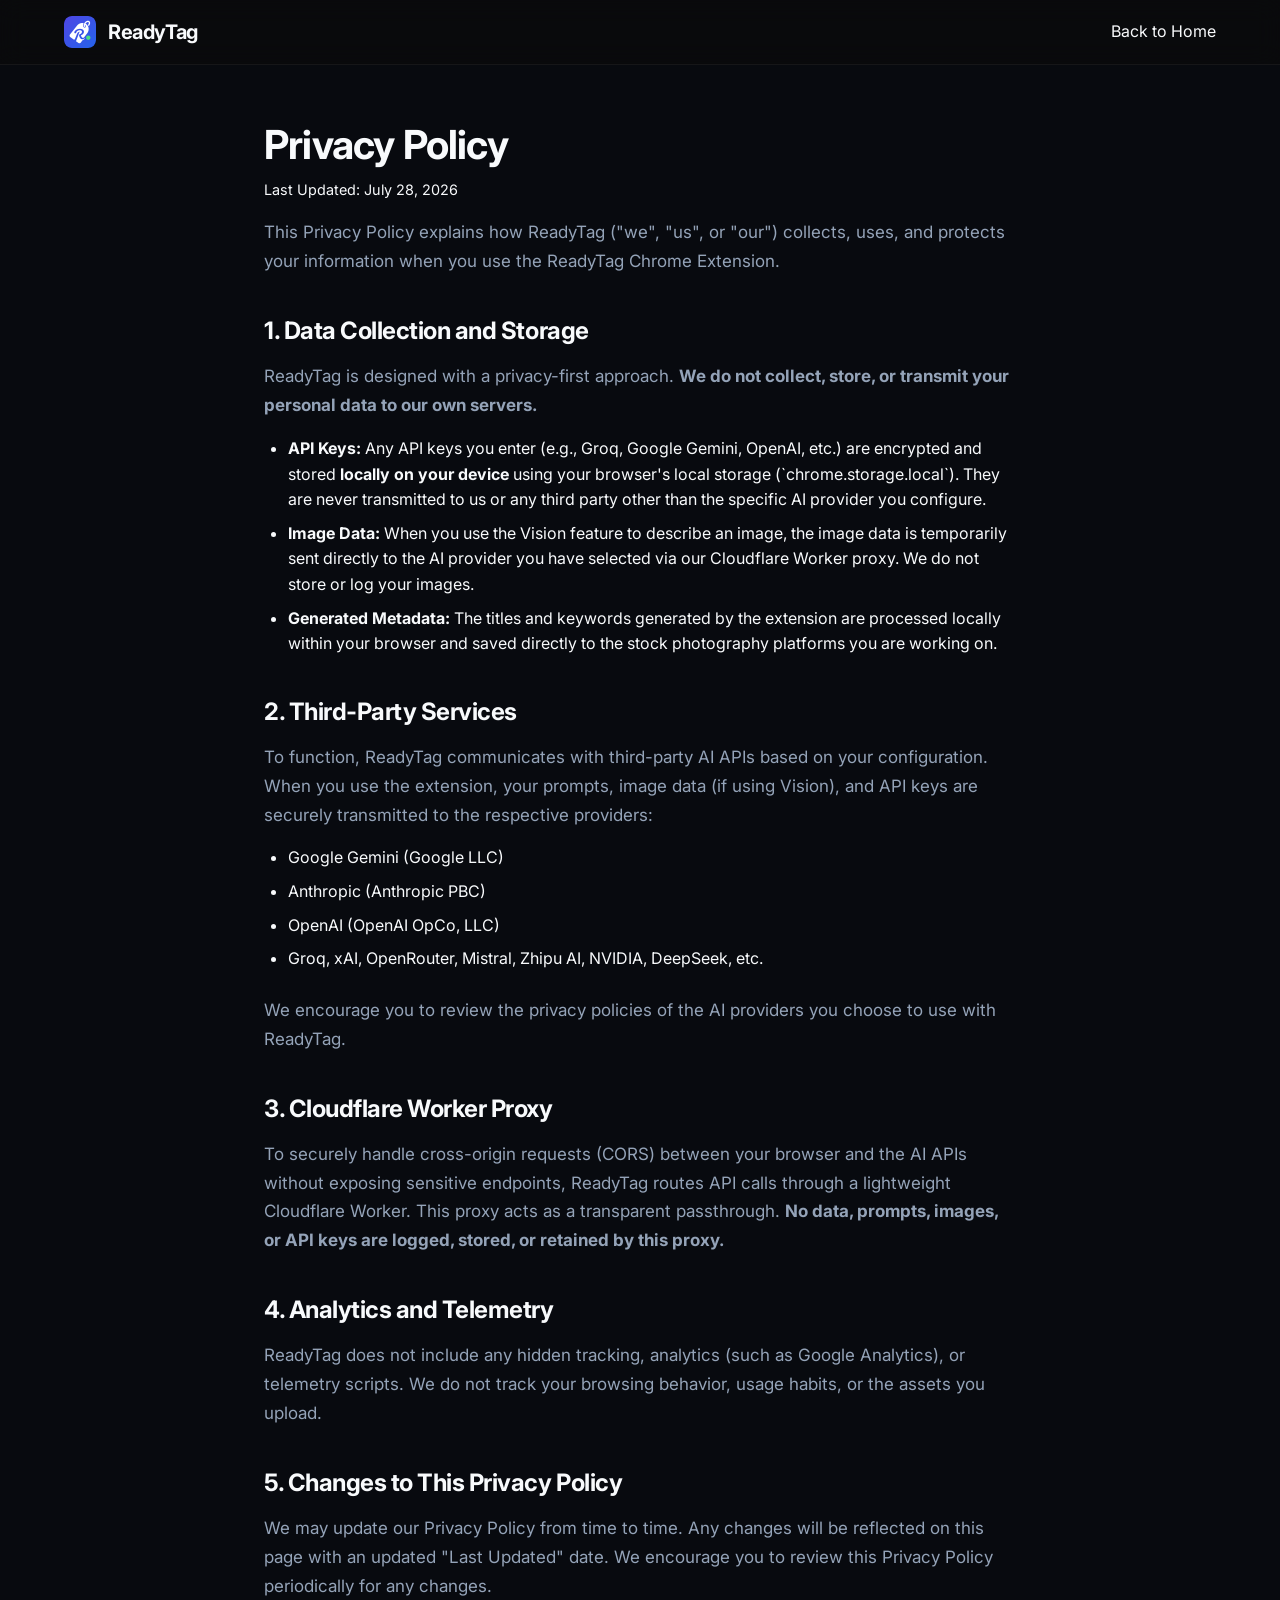
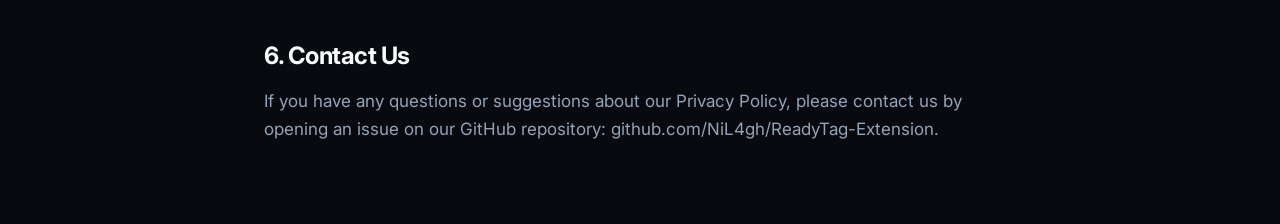
<file: privacy.html>
<!DOCTYPE html>
<html lang="en">
<head>
  <meta charset="UTF-8">
  <meta name="viewport" content="width=device-width, initial-scale=1.0">
  <title>Privacy Policy | ReadyTag</title>
  <meta name="description" content="Privacy Policy for ReadyTag Extension">
  <link rel="canonical" href="https://nil4gh.github.io/readytag/privacy.html">
  <link rel="icon" type="image/png" href="assets/icon128.png">
  <link rel="preconnect" href="https://fonts.googleapis.com">
  <link rel="preconnect" href="https://fonts.gstatic.com" crossorigin>
  <link href="https://fonts.googleapis.com/css2?family=Inter:wght@400;500;600;700;800&family=JetBrains+Mono:wght@400;500;600;700&display=swap" rel="stylesheet">
  <link rel="stylesheet" href="css/main.css">
  <link rel="stylesheet" href="css/components.css">
  <style>
    .privacy-container {
      max-width: 800px;
      margin: 120px auto 80px;
      padding: 0 24px;
      color: var(--text-secondary);
      line-height: 1.6;
    }
    .privacy-container h1 {
      color: var(--text-primary);
      font-size: 2.5rem;
      margin-bottom: 8px;
    }
    .privacy-container h2 {
      color: var(--text-primary);
      font-size: 1.5rem;
      margin-top: 40px;
      margin-bottom: 16px;
    }
    .privacy-container p {
      margin-bottom: 16px;
    }
    .privacy-container ul {
      margin-bottom: 24px;
      padding-left: 24px;
    }
    .privacy-container li {
      margin-bottom: 8px;
    }
    .last-updated {
      font-size: 0.9rem;
      color: var(--text-tertiary);
      margin-bottom: 48px;
    }
    nav {
      position: fixed;
      top: 0;
      width: 100%;
      background: rgba(10, 10, 12, 0.8);
      backdrop-filter: blur(12px);
      -webkit-backdrop-filter: blur(12px);
      border-bottom: 1px solid rgba(255, 255, 255, 0.05);
      z-index: 100;
      padding: 16px 0;
    }
    .nav-container {
      max-width: 1200px;
      margin: 0 auto;
      padding: 0 24px;
      display: flex;
      justify-content: space-between;
      align-items: center;
    }
    .logo-area {
      display: flex;
      align-items: center;
      gap: 12px;
      text-decoration: none;
    }
    .logo-area img {
      width: 32px;
      height: 32px;
      border-radius: 8px;
    }
    .logo-text {
      color: var(--text-primary);
      font-weight: 700;
      font-size: 1.25rem;
      letter-spacing: -0.02em;
    }
  </style>
</head>
<body class="theme-dark">
  <nav>
    <div class="nav-container">
      <a href="./" class="logo-area">
        <img src="assets/icon128.png" alt="ReadyTag Logo">
        <span class="logo-text">ReadyTag</span>
      </a>
      <a href="./" class="btn btn-secondary">Back to Home</a>
    </div>
  </nav>

  <main class="privacy-container">
    <h1>Privacy Policy</h1>
    <p class="last-updated">Last Updated: July 28, 2026</p>

    <p>This Privacy Policy explains how ReadyTag ("we", "us", or "our") collects, uses, and protects your information when you use the ReadyTag Chrome Extension.</p>

    <h2>1. Data Collection and Storage</h2>
    <p>ReadyTag is designed with a privacy-first approach. <strong>We do not collect, store, or transmit your personal data to our own servers.</strong></p>
    <ul>
      <li><strong>API Keys:</strong> Any API keys you enter (e.g., Groq, Google Gemini, OpenAI, etc.) are encrypted and stored <strong>locally on your device</strong> using your browser's local storage (`chrome.storage.local`). They are never transmitted to us or any third party other than the specific AI provider you configure.</li>
      <li><strong>Image Data:</strong> When you use the Vision feature to describe an image, the image data is temporarily sent directly to the AI provider you have selected via our Cloudflare Worker proxy. We do not store or log your images.</li>
      <li><strong>Generated Metadata:</strong> The titles and keywords generated by the extension are processed locally within your browser and saved directly to the stock photography platforms you are working on.</li>
    </ul>

    <h2>2. Third-Party Services</h2>
    <p>To function, ReadyTag communicates with third-party AI APIs based on your configuration. When you use the extension, your prompts, image data (if using Vision), and API keys are securely transmitted to the respective providers:</p>
    <ul>
      <li>Google Gemini (Google LLC)</li>
      <li>Anthropic (Anthropic PBC)</li>
      <li>OpenAI (OpenAI OpCo, LLC)</li>
      <li>Groq, xAI, OpenRouter, Mistral, Zhipu AI, NVIDIA, DeepSeek, etc.</li>
    </ul>
    <p>We encourage you to review the privacy policies of the AI providers you choose to use with ReadyTag.</p>

    <h2>3. Cloudflare Worker Proxy</h2>
    <p>To securely handle cross-origin requests (CORS) between your browser and the AI APIs without exposing sensitive endpoints, ReadyTag routes API calls through a lightweight Cloudflare Worker. This proxy acts as a transparent passthrough. <strong>No data, prompts, images, or API keys are logged, stored, or retained by this proxy.</strong></p>

    <h2>4. Analytics and Telemetry</h2>
    <p>ReadyTag does not include any hidden tracking, analytics (such as Google Analytics), or telemetry scripts. We do not track your browsing behavior, usage habits, or the assets you upload.</p>

    <h2>5. Changes to This Privacy Policy</h2>
    <p>We may update our Privacy Policy from time to time. Any changes will be reflected on this page with an updated "Last Updated" date. We encourage you to review this Privacy Policy periodically for any changes.</p>

    <h2>6. Contact Us</h2>
    <p>If you have any questions or suggestions about our Privacy Policy, please contact us by opening an issue on our GitHub repository: <a href="https://github.com/NiL4gh/ReadyTag-Extension" style="color: var(--accent-primary);">github.com/NiL4gh/ReadyTag-Extension</a>.</p>
  </main>
</body>
</html>
</file>
<file: css/main.css>
/* ReadyTag Site - Main CSS Design Tokens & Base Resets */

:root {
  /* Color Palette - Dark Glass Design Tokens */
  --bg-dark: #090b10;
  --bg-surface-1: #121620;
  --bg-surface-2: #1a202c;
  --bg-glass: rgba(18, 22, 32, 0.75);
  --border-color: rgba(255, 255, 255, 0.08);
  --border-highlight: rgba(99, 102, 241, 0.3);
  
  /* Accent Colors */
  --accent-indigo: #6366f1;
  --accent-cyan: #06b6d4;
  --accent-violet: #8b5cf6;
  --accent-emerald: #10b981;
  
  /* Text Colors */
  --text-main: #f8fafc;
  --text-muted: #94a3b8;
  --text-dim: #64748b;
  
  /* Typography */
  --font-sans: 'Inter', system-ui, -apple-system, BlinkMacSystemFont, 'Segoe UI', Roboto, Oxygen, Ubuntu, Cantarell, sans-serif;
  --font-mono: 'JetBrains Mono', 'Fira Code', Consolas, Monaco, monospace;
  
  /* Shadows & Glows */
  --shadow-sm: 0 2px 8px rgba(0, 0, 0, 0.3);
  --shadow-md: 0 8px 24px rgba(0, 0, 0, 0.4);
  --shadow-lg: 0 16px 48px rgba(0, 0, 0, 0.5);
  --glow-indigo: 0 0 25px rgba(99, 102, 241, 0.25);
  --glow-cyan: 0 0 25px rgba(6, 182, 212, 0.25);
  
  /* Layout & Transitions */
  --radius-sm: 8px;
  --radius-md: 12px;
  --radius-lg: 20px;
  --radius-full: 9999px;
  --transition-fast: 0.15s ease;
  --transition-normal: 0.3s ease;
  --transition-bounce: 0.4s cubic-bezier(0.175, 0.885, 0.32, 1.275);
}

/* Modern CSS Reset */
*, *::before, *::after {
  box-sizing: border-box;
  margin: 0;
  padding: 0;
}

html {
  scroll-behavior: smooth;
  font-size: 16px;
  -webkit-text-size-adjust: 100%;
}

body {
  background-color: #080a0f;
  color: var(--text-main);
  font-family: var(--font-sans);
  line-height: 1.6;
  overflow-x: hidden;
  min-height: 100vh;
  position: relative;
  -webkit-font-smoothing: antialiased;
  -moz-osx-font-smoothing: grayscale;
}

/* Custom Premium Scrollbar */
::-webkit-scrollbar {
  width: 10px;
  height: 10px;
}
::-webkit-scrollbar-track {
  background: var(--bg-dark);
}
::-webkit-scrollbar-thumb {
  background: rgba(255, 255, 255, 0.1);
  border-radius: 10px;
  border: 2px solid var(--bg-dark);
}
::-webkit-scrollbar-thumb:hover {
  background: rgba(99, 102, 241, 0.5);
}

/* Vibrant Glowing Background Gradient Mesh */
.bg-mesh-canvas {
  position: fixed;
  inset: 0;
  z-index: -1;
  pointer-events: none;
  overflow: hidden;
  background-color: #080a0f;
}

.mesh-orb {
  position: absolute;
  border-radius: 50%;
  filter: blur(110px);
  opacity: 0.55;
  animation: floatOrb 20s ease-in-out infinite alternate;
}

.mesh-orb-1 {
  top: -15%; left: -10%;
  width: 55vw; height: 55vw;
  background: radial-gradient(circle, rgba(99, 102, 241, 0.6) 0%, rgba(99, 102, 241, 0) 70%);
}

.mesh-orb-2 {
  top: 25%; right: -15%;
  width: 50vw; height: 50vw;
  background: radial-gradient(circle, rgba(6, 182, 212, 0.5) 0%, rgba(6, 182, 212, 0) 70%);
  animation-delay: -7s;
}

.mesh-orb-3 {
  top: 60%; left: -10%;
  width: 45vw; height: 45vw;
  background: radial-gradient(circle, rgba(139, 92, 246, 0.5) 0%, rgba(139, 92, 246, 0) 70%);
  animation-delay: -14s;
}

.mesh-orb-4 {
  bottom: -15%; right: -5%;
  width: 50vw; height: 50vw;
  background: radial-gradient(circle, rgba(16, 185, 129, 0.4) 0%, rgba(16, 185, 129, 0) 70%);
  animation-delay: -3s;
}

@keyframes floatOrb {
  0% { transform: translate(0, 0) scale(1); }
  50% { transform: translate(50px, 70px) scale(1.12); }
  100% { transform: translate(-40px, -50px) scale(0.92); }
}

/* Responsive Container */
.container {
  width: 100%;
  max-width: 1200px;
  margin: 0 auto;
  padding: 0 1.5rem;
}

/* Typography Resets & Helpers */
h1, h2, h3, h4, h5, h6 {
  color: var(--text-main);
  font-weight: 700;
  line-height: 1.25;
  letter-spacing: -0.02em;
}

h1 {
  font-size: clamp(2.5rem, 5vw, 4rem);
}

h2 {
  font-size: clamp(1.875rem, 3.5vw, 2.75rem);
}

h3 {
  font-size: clamp(1.25rem, 2.5vw, 1.75rem);
}

p {
  color: var(--text-muted);
  font-size: 1.0625rem;
  line-height: 1.7;
}

a {
  color: inherit;
  text-decoration: none;
  transition: color var(--transition-fast);
}

button, input, select, textarea {
  font: inherit;
  color: inherit;
  background: none;
  border: none;
  outline: none;
}

button {
  cursor: pointer;
}

img, svg, video {
  display: block;
  max-width: 100%;
  height: auto;
}

/* Gradient Text Utilities */
.gradient-text {
  background: linear-gradient(135deg, var(--text-main) 0%, var(--accent-indigo) 50%, var(--accent-cyan) 100%);
  -webkit-background-clip: text;
  -webkit-text-fill-color: transparent;
  background-clip: text;
}

.gradient-text-alt {
  background: linear-gradient(135deg, var(--accent-cyan) 0%, var(--accent-indigo) 50%, var(--accent-violet) 100%);
  -webkit-background-clip: text;
  -webkit-text-fill-color: transparent;
  background-clip: text;
}

/* Selection */
::selection {
  background-color: var(--accent-indigo);
  color: #ffffff;
}
</file>
<file: css/components.css>
/* ReadyTag Site - Component Styles */

/* ==========================================================================
   1. Navbar & Buttons
   ========================================================================== */
.navbar {
  position: sticky;
  top: 0;
  z-index: 100;
  background: var(--bg-glass);
  backdrop-filter: blur(16px);
  -webkit-backdrop-filter: blur(16px);
  border-bottom: 1px solid var(--border-color);
  padding: 1rem 0;
  transition: all var(--transition-normal);
}

.navbar .container {
  display: flex;
  align-items: center;
  justify-content: space-between;
}

.nav-logo {
  display: flex;
  align-items: center;
  gap: 0.75rem;
  font-weight: 800;
  font-size: 1.35rem;
  color: var(--text-main);
  letter-spacing: -0.03em;
}

.nav-logo svg, .nav-logo img {
  width: 32px;
  height: 32px;
}

.nav-badge {
  display: inline-flex;
  align-items: center;
  padding: 0.2rem 0.6rem;
  background: rgba(99, 102, 241, 0.15);
  border: 1px solid var(--border-highlight);
  border-radius: var(--radius-full);
  font-size: 0.75rem;
  font-weight: 600;
  color: var(--accent-indigo);
  text-transform: uppercase;
  letter-spacing: 0.05em;
}

.nav-links {
  display: flex;
  align-items: center;
  gap: 2rem;
  list-style: none;
}

.nav-links a {
  font-size: 0.95rem;
  font-weight: 500;
  color: var(--text-muted);
}

.nav-links a:hover {
  color: var(--text-main);
}

/* Dropdown Sub-menu */
.dropdown {
  position: relative;
}

.dropdown-toggle {
  display: flex;
  align-items: center;
  gap: 0.25rem;
  cursor: pointer;
}

.dropdown-menu {
  position: absolute;
  top: 100%;
  left: 50%;
  transform: translateX(-50%) translateY(10px) scale(0.95);
  background: var(--bg-surface-1);
  border: 1px solid var(--border-color);
  border-radius: var(--radius-md);
  padding: 0.5rem;
  min-width: 200px;
  box-shadow: var(--shadow-md);
  opacity: 0;
  visibility: hidden;
  pointer-events: none;
  transition: all 0.2s cubic-bezier(0.4, 0, 0.2, 1);
  z-index: 200;
}

.dropdown:hover .dropdown-menu {
  opacity: 1;
  visibility: visible;
  pointer-events: auto;
  transform: translateX(-50%) translateY(0) scale(1);
}

.dropdown-menu li {
  list-style: none;
}

.dropdown-menu a {
  display: block;
  padding: 0.5rem 1rem;
  font-size: 0.9rem;
  color: var(--text-muted);
  border-radius: var(--radius-sm);
  transition: all 0.2s;
}

.dropdown-menu a:hover {
  background: rgba(255, 255, 255, 0.05);
  color: var(--text-main);
}

/* Button Variants */
.btn-primary {
  display: inline-flex;
  align-items: center;
  justify-content: center;
  gap: 0.5rem;
  padding: 0.75rem 1.5rem;
  background: linear-gradient(135deg, var(--accent-indigo), var(--accent-violet));
  color: #ffffff;
  font-weight: 600;
  font-size: 0.95rem;
  border-radius: var(--radius-md);
  border: 1px solid rgba(255, 255, 255, 0.15);
  box-shadow: var(--shadow-sm), var(--glow-indigo);
  transition: all var(--transition-normal);
  cursor: pointer;
  text-decoration: none;
  position: relative;
  overflow: hidden;
}

.btn-primary:hover {
  transform: translateY(-2px);
  box-shadow: var(--shadow-md), 0 0 30px rgba(99, 102, 241, 0.4);
}

.btn-ghost {
  display: inline-flex;
  align-items: center;
  justify-content: center;
  gap: 0.5rem;
  padding: 0.75rem 1.5rem;
  background: rgba(255, 255, 255, 0.05);
  color: var(--text-main);
  font-weight: 600;
  font-size: 0.95rem;
  border-radius: var(--radius-md);
  border: 1px solid var(--border-color);
  transition: all var(--transition-normal);
  cursor: pointer;
  text-decoration: none;
}

.btn-ghost:hover {
  background: rgba(255, 255, 255, 0.1);
  border-color: rgba(255, 255, 255, 0.2);
  transform: translateY(-2px);
}

/* ==========================================================================
   2. Hero Section
   ========================================================================== */
.hero {
  padding: 6rem 0 4rem;
  text-align: center;
  position: relative;
  overflow: hidden;
}

.hero-badge {
  display: inline-flex;
  align-items: center;
  gap: 0.5rem;
  padding: 0.4rem 1rem;
  background: rgba(99, 102, 241, 0.1);
  border: 1px solid var(--border-highlight);
  border-radius: var(--radius-full);
  font-size: 0.875rem;
  font-weight: 500;
  color: var(--accent-cyan);
  margin-bottom: 1.5rem;
}

.hero-title {
  max-width: 900px;
  margin: 0 auto 1.5rem;
  font-weight: 800;
  letter-spacing: -0.03em;
}

.hero-subtitle {
  max-width: 680px;
  margin: 0 auto 2.5rem;
  font-size: 1.2rem;
  color: var(--text-muted);
}

.hero-ctas {
  display: flex;
  align-items: center;
  justify-content: center;
  gap: 1rem;
  margin-bottom: 3.5rem;
  flex-wrap: wrap;
}

.canvas-wrapper {
  position: relative;
  max-width: 1050px;
  margin: 0 auto;
  border-radius: var(--radius-lg);
  box-shadow: var(--shadow-lg), 0 0 50px rgba(99, 102, 241, 0.15);
}

/* ==========================================================================
   3. Authentic Extension Mockup Frame
   ========================================================================== */
.extension-frame {
  background: var(--bg-surface-1);
  border: 1px solid var(--border-color);
  border-radius: var(--radius-lg);
  overflow: hidden;
  box-shadow: var(--shadow-md);
  text-align: left;
}

.window-header {
  display: flex;
  align-items: center;
  gap: 0.5rem;
  padding: 0.75rem 1.25rem;
  background: var(--bg-surface-2);
  border-bottom: 1px solid var(--border-color);
}

.window-dot {
  width: 12px;
  height: 12px;
  border-radius: 50%;
}
.window-dot.red { background-color: #ff5f56; }
.window-dot.yellow { background-color: #ffbd2e; }
.window-dot.green { background-color: #27c93f; }

.panel-preview {
  display: grid;
  grid-template-columns: 240px 1fr;
  min-height: 480px;
}

.preview-sidebar {
  background: rgba(18, 22, 32, 0.5);
  border-right: 1px solid var(--border-color);
  padding: 1.5rem;
  display: flex;
  flex-direction: column;
  gap: 1rem;
}

.preview-content {
  padding: 1.5rem;
  display: flex;
  flex-direction: column;
  gap: 1.25rem;
}

.preview-input-group {
  display: flex;
  flex-direction: column;
  gap: 0.5rem;
}

.preview-input-group label {
  font-size: 0.8rem;
  font-weight: 600;
  color: var(--text-dim);
  text-transform: uppercase;
  letter-spacing: 0.05em;
}

.tag-pill {
  display: inline-flex;
  align-items: center;
  gap: 0.4rem;
  padding: 0.3rem 0.75rem;
  background: rgba(99, 102, 241, 0.12);
  border: 1px solid var(--border-highlight);
  border-radius: var(--radius-sm);
  font-size: 0.85rem;
  color: var(--text-main);
  font-family: var(--font-mono);
}

.meter-bar {
  width: 100%;
  height: 8px;
  background: rgba(255, 255, 255, 0.08);
  border-radius: var(--radius-full);
  overflow: hidden;
}

.meter-fill {
  height: 100%;
  background: linear-gradient(90deg, var(--accent-indigo), var(--accent-cyan));
  border-radius: var(--radius-full);
  transition: width 0.6s ease;
}

/* ==========================================================================
   4. Platform Bar
   ========================================================================== */
.platforms-bar {
  padding: 4rem 0;
  border-top: 1px solid var(--border-color);
  border-bottom: 1px solid var(--border-color);
  background: rgba(18, 22, 32, 0.3);
}

.platforms-grid {
  display: grid;
  grid-template-columns: repeat(auto-fit, minmax(220px, 1fr));
  gap: 1.5rem;
  margin-top: 2rem;
}

.platform-card {
  background: var(--bg-surface-1);
  border: 1px solid var(--border-color);
  border-radius: var(--radius-md);
  padding: 1.5rem;
  display: flex;
  flex-direction: column;
  gap: 0.75rem;
  transition: transform var(--transition-fast), border-color var(--transition-fast);
}

.platform-card:hover {
  transform: translateY(-4px);
  border-color: var(--border-highlight);
}

.platform-rule-badge {
  align-self: flex-start;
  font-size: 0.75rem;
  font-weight: 600;
  padding: 0.2rem 0.5rem;
  background: rgba(6, 182, 212, 0.1);
  border: 1px solid rgba(6, 182, 212, 0.2);
  border-radius: var(--radius-sm);
  color: var(--accent-cyan);
}

/* ==========================================================================
   5. Contributor Growth & Search Boost Section
   ========================================================================== */
.growth-section {
  padding: 6rem 0;
}

.growth-grid {
  display: grid;
  grid-template-columns: 1fr 1fr;
  gap: 3rem;
  align-items: center;
}

.rank-chart-box {
  background: var(--bg-surface-1);
  border: 1px solid var(--border-color);
  border-radius: var(--radius-lg);
  padding: 2rem;
  position: relative;
  overflow: hidden;
}

.boost-stat-card {
  background: var(--bg-surface-2);
  border: 1px solid var(--border-color);
  border-radius: var(--radius-md);
  padding: 1.5rem;
  margin-top: 1rem;
  display: flex;
  align-items: center;
  justify-content: space-between;
}

.boost-stat-val {
  font-size: 2.25rem;
  font-weight: 800;
  color: var(--accent-emerald);
  font-family: var(--font-mono);
}

/* ==========================================================================
   6. Feature Grid
   ========================================================================== */
.feature-grid {
  display: grid;
  grid-template-columns: repeat(auto-fit, minmax(320px, 1fr));
  gap: 2rem;
  margin-top: 3rem;
}

.feature-card {
  background: var(--bg-surface-1);
  border: 1px solid var(--border-color);
  border-radius: var(--radius-lg);
  padding: 2rem;
  display: flex;
  flex-direction: column;
  gap: 1rem;
  position: relative;
  transition: all var(--transition-normal);
}

.feature-card:hover {
  border-color: var(--border-highlight);
  transform: translateY(-4px);
  box-shadow: var(--shadow-md);
}

.feature-icon {
  width: 48px;
  height: 48px;
  border-radius: var(--radius-md);
  background: rgba(99, 102, 241, 0.1);
  display: flex;
  align-items: center;
  justify-content: center;
  color: var(--accent-indigo);
  font-size: 1.5rem;
}

.feature-tag {
  position: absolute;
  top: 1.5rem;
  right: 1.5rem;
  font-size: 0.75rem;
  font-weight: 700;
  text-transform: uppercase;
  padding: 0.2rem 0.6rem;
  border-radius: var(--radius-full);
  background: rgba(16, 185, 129, 0.1);
  color: var(--accent-emerald);
  border: 1px solid rgba(16, 185, 129, 0.2);
}

/* ==========================================================================
   7. AI Provider Matrix & Competitor Table
   ========================================================================== */
.provider-table {
  padding: 6rem 0;
}

.matrix-table {
  width: 100%;
  border-collapse: separate;
  border-spacing: 0;
  margin-top: 2.5rem;
  background: var(--bg-surface-1);
  border: 1px solid var(--border-color);
  border-radius: var(--radius-lg);
  overflow: hidden;
}

.matrix-table th, .matrix-table td {
  padding: 1.25rem 1.5rem;
  text-align: left;
  border-bottom: 1px solid var(--border-color);
}

.matrix-table th {
  background: var(--bg-surface-2);
  font-weight: 700;
  color: var(--text-main);
  font-size: 0.9rem;
  text-transform: uppercase;
  letter-spacing: 0.05em;
}

.badge-free {
  display: inline-block;
  padding: 0.2rem 0.5rem;
  border-radius: var(--radius-sm);
  background: rgba(16, 185, 129, 0.15);
  color: var(--accent-emerald);
  font-size: 0.75rem;
  font-weight: 600;
}

.badge-vision {
  display: inline-block;
  padding: 0.2rem 0.5rem;
  border-radius: var(--radius-sm);
  background: rgba(99, 102, 241, 0.15);
  color: var(--accent-indigo);
  font-size: 0.75rem;
  font-weight: 600;
}

.badge-speed {
  display: inline-block;
  padding: 0.2rem 0.5rem;
  border-radius: var(--radius-sm);
  background: rgba(6, 182, 212, 0.15);
  color: var(--accent-cyan);
  font-size: 0.75rem;
  font-weight: 600;
}

/* ==========================================================================
   8. ROI Calculator
   ========================================================================== */
.calculator-box {
  background: var(--bg-surface-1);
  border: 1px solid var(--border-color);
  border-radius: var(--radius-lg);
  padding: 3rem;
  margin-top: 3rem;
  display: grid;
  grid-template-columns: 1fr 1fr;
  gap: 3rem;
}

.calc-slider-group {
  display: flex;
  flex-direction: column;
  gap: 1.5rem;
}

.calc-slider-group input[type="range"] {
  width: 100%;
  accent-color: var(--accent-indigo);
  height: 6px;
  background: var(--bg-surface-2);
  border-radius: 3px;
  cursor: pointer;
}

.calc-result-grid {
  display: grid;
  grid-template-columns: 1fr 1fr;
  gap: 1.5rem;
  background: var(--bg-surface-2);
  padding: 2rem;
  border-radius: var(--radius-md);
  border: 1px solid var(--border-color);
}

.calc-stat {
  display: flex;
  flex-direction: column;
  gap: 0.5rem;
}

.calc-stat-number {
  font-size: 2rem;
  font-weight: 800;
  color: var(--accent-cyan);
  font-family: var(--font-mono);
}

/* ==========================================================================
   9. FAQ Accordion
   ========================================================================== */
.faq-accordion {
  max-width: 800px;
  margin: 3rem auto 0;
  display: flex;
  flex-direction: column;
  gap: 1rem;
}

.faq-item {
  background: var(--bg-surface-1);
  border: 1px solid var(--border-color);
  border-radius: var(--radius-md);
  overflow: hidden;
  transition: border-color var(--transition-fast);
}

.faq-item.active {
  border-color: var(--border-highlight);
}

.faq-question {
  width: 100%;
  padding: 1.25rem 1.5rem;
  display: flex;
  align-items: center;
  justify-content: space-between;
  font-weight: 600;
  font-size: 1.1rem;
  text-align: left;
  cursor: pointer;
}

.faq-answer {
  padding: 0 1.5rem 1.25rem;
  color: var(--text-muted);
  font-size: 0.95rem;
  line-height: 1.6;
}

/* ==========================================================================
   10. Bottom CTA Banner & Footer
   ========================================================================== */
.cta-banner {
  padding: 6rem 0;
}

.cta-glass-card {
  background: linear-gradient(135deg, rgba(99, 102, 241, 0.15), rgba(6, 182, 212, 0.1));
  border: 1px solid var(--border-highlight);
  border-radius: var(--radius-lg);
  padding: 4rem 2rem;
  text-align: center;
  position: relative;
  overflow: hidden;
}

.footer {
  border-top: 1px solid var(--border-color);
  padding: 4rem 0 2rem;
  background: var(--bg-dark);
}

.footer-grid {
  display: grid;
  grid-template-columns: 2fr repeat(3, 1fr);
  gap: 3rem;
  margin-bottom: 3rem;
}

.footer-links {
  list-style: none;
  display: flex;
  flex-direction: column;
  gap: 0.75rem;
}

.footer-links a {
  color: var(--text-muted);
  font-size: 0.9rem;
}

.footer-links a:hover {
  color: var(--text-main);
}

/* Responsive adjustments */
@media (max-width: 902px) {
  .growth-grid, .calculator-box, .panel-preview {
    grid-template-columns: 1fr;
  }
  .footer-grid {
    grid-template-columns: 1fr 1fr;
  }
}
@media (max-width: 600px) {
  .nav-links {
    display: none;
  }
  .footer-grid {
    grid-template-columns: 1fr;
  }
}

/* ==========================================================================
   11. Editorial Article & Modern Blog Layout
   ========================================================================== */
.editorial-article {
  padding: 4rem 0 6rem;
}

.editorial-container {
  width: 100%;
  max-width: 760px;
  margin: 0 auto;
  padding: 0 1.5rem;
}

/* Breadcrumbs */
.editorial-breadcrumbs {
  display: flex;
  align-items: center;
  gap: 0.5rem;
  font-size: 0.85rem;
  color: var(--text-dim);
  margin-bottom: 2rem;
}

.editorial-breadcrumbs a {
  color: var(--text-muted);
  transition: color var(--transition-fast);
}

.editorial-breadcrumbs a:hover {
  color: var(--accent-cyan);
}

.editorial-breadcrumbs span.sep {
  opacity: 0.4;
}

.editorial-breadcrumbs span.current {
  color: var(--text-dim);
  white-space: nowrap;
  overflow: hidden;
  text-overflow: ellipsis;
  max-width: 320px;
}

/* Header */
.editorial-header {
  margin-bottom: 3rem;
  text-align: left;
}

.editorial-category {
  display: inline-flex;
  align-items: center;
  padding: 0.25rem 0.75rem;
  background: rgba(99, 102, 241, 0.12);
  border: 1px solid var(--border-highlight);
  border-radius: var(--radius-full);
  font-size: 0.75rem;
  font-weight: 700;
  text-transform: uppercase;
  letter-spacing: 0.06em;
  color: var(--accent-indigo);
  margin-bottom: 1.25rem;
}

.editorial-title {
  font-size: clamp(2rem, 4vw, 2.75rem);
  font-weight: 800;
  line-height: 1.2;
  letter-spacing: -0.03em;
  color: var(--text-main);
  margin-bottom: 1.25rem;
}

.editorial-meta {
  display: flex;
  align-items: center;
  flex-wrap: wrap;
  gap: 1.25rem;
  padding-bottom: 1.75rem;
  border-bottom: 1px solid var(--border-color);
  font-size: 0.9rem;
  color: var(--text-dim);
}

.editorial-meta-item {
  display: inline-flex;
  align-items: center;
  gap: 0.4rem;
}

.editorial-author-avatar {
  width: 26px;
  height: 26px;
  border-radius: 50%;
  border: 1px solid var(--border-highlight);
  background: rgba(99, 102, 241, 0.2);
  display: inline-flex;
  align-items: center;
  justify-content: center;
  font-size: 0.75rem;
  font-weight: 700;
  color: var(--accent-cyan);
}

/* Prose Typography */
.editorial-prose {
  font-size: 1.1rem;
  line-height: 1.8;
  color: #cbd5e1;
}

.editorial-prose p {
  margin-bottom: 1.6rem;
  font-size: 1.1rem;
  line-height: 1.8;
  color: #cbd5e1;
}

.editorial-prose strong {
  color: var(--text-main);
  font-weight: 600;
}

.editorial-prose h2 {
  font-size: clamp(1.45rem, 2.5vw, 1.85rem);
  font-weight: 700;
  letter-spacing: -0.02em;
  color: var(--text-main);
  margin: 3rem 0 1.25rem;
  padding-top: 0.5rem;
  line-height: 1.3;
}

.editorial-prose h3 {
  font-size: clamp(1.2rem, 2vw, 1.35rem);
  font-weight: 600;
  color: var(--text-main);
  margin: 2.25rem 0 1rem;
  line-height: 1.35;
}

.editorial-prose ul, .editorial-prose ol {
  margin: 0 0 1.75rem 1.5rem;
  padding: 0;
}

.editorial-prose li {
  margin-bottom: 0.75rem;
  line-height: 1.75;
  color: #cbd5e1;
}

.editorial-prose li strong {
  color: var(--text-main);
}

.editorial-prose a {
  color: var(--accent-cyan);
  text-decoration: underline;
  text-underline-offset: 3px;
  text-decoration-color: rgba(6, 182, 212, 0.4);
  transition: all var(--transition-fast);
}

.editorial-prose a:hover {
  color: #ffffff;
  text-decoration-color: var(--accent-cyan);
}

.editorial-prose code {
  background: rgba(255, 255, 255, 0.06);
  border: 1px solid var(--border-color);
  padding: 0.2rem 0.45rem;
  border-radius: var(--radius-sm);
  font-family: var(--font-mono);
  font-size: 0.9em;
  color: var(--accent-cyan);
}

/* Callouts */
.editorial-callout {
  margin: 2.25rem 0;
  padding: 1.35rem 1.6rem;
  background: rgba(99, 102, 241, 0.08);
  border-left: 3px solid var(--accent-indigo);
  border-radius: 0 var(--radius-md) var(--radius-md) 0;
  color: #e2e8f0;
  font-size: 1.05rem;
  line-height: 1.7;
}

.editorial-callout strong {
  color: #ffffff;
}

.editorial-callout-warning {
  background: rgba(239, 68, 68, 0.08);
  border-left-color: #ef4444;
}

.editorial-callout-success {
  background: rgba(16, 185, 129, 0.08);
  border-left-color: var(--accent-emerald);
}

/* In-article Table */
.editorial-table-wrapper {
  overflow-x: auto;
  margin: 2rem 0 2.5rem;
  border-radius: var(--radius-md);
  border: 1px solid var(--border-color);
}

.editorial-table {
  width: 100%;
  border-collapse: collapse;
  font-size: 0.95rem;
  text-align: left;
}

.editorial-table th {
  background: var(--bg-surface-2);
  padding: 0.9rem 1.2rem;
  font-weight: 600;
  color: var(--text-main);
  border-bottom: 1px solid var(--border-color);
}

.editorial-table td {
  padding: 0.9rem 1.2rem;
  border-bottom: 1px solid rgba(255, 255, 255, 0.04);
  color: #cbd5e1;
}

.editorial-table tr:last-child td {
  border-bottom: none;
}

/* In-article CTA Box */
.editorial-cta-box {
  margin: 4rem 0 2rem;
  padding: 2.5rem 2rem;
  background: linear-gradient(135deg, rgba(99, 102, 241, 0.12), rgba(6, 182, 212, 0.08));
  border: 1px solid var(--border-highlight);
  border-radius: var(--radius-lg);
  text-align: center;
}

.editorial-cta-box h3 {
  font-size: 1.4rem;
  margin-bottom: 0.5rem;
  color: var(--text-main);
}

.editorial-cta-box p {
  color: var(--text-muted);
  font-size: 1rem;
  max-width: 500px;
  margin: 0 auto 1.5rem;
}

/* Related articles grid at bottom of post */
.editorial-related {
  margin-top: 4rem;
  padding-top: 3rem;
  border-top: 1px solid var(--border-color);
}

.editorial-related-title {
  font-size: 1.25rem;
  font-weight: 700;
  margin-bottom: 1.5rem;
  color: var(--text-main);
}

.editorial-related-grid {
  display: grid;
  grid-template-columns: repeat(auto-fit, minmax(280px, 1fr));
  gap: 1.5rem;
}

.editorial-related-card {
  display: flex;
  flex-direction: column;
  background: var(--bg-surface-1);
  border: 1px solid var(--border-color);
  border-radius: var(--radius-md);
  padding: 1.5rem;
  text-decoration: none;
  transition: all var(--transition-normal);
}

.editorial-related-card:hover {
  border-color: var(--border-highlight);
  transform: translateY(-2px);
}

/* Blog Hub Grid */
.blog-card-grid {
  display: grid;
  grid-template-columns: repeat(auto-fill, minmax(340px, 1fr));
  gap: 2rem;
}

.blog-card {
  display: flex;
  flex-direction: column;
  height: 100%;
  background: var(--bg-surface-1);
  border: 1px solid var(--border-color);
  border-radius: var(--radius-lg);
  padding: 2rem;
  text-decoration: none;
  transition: transform var(--transition-fast), border-color var(--transition-fast), box-shadow var(--transition-fast);
  position: relative;
  overflow: hidden;
}

.blog-card:hover {
  transform: translateY(-4px);
  border-color: var(--border-highlight);
  box-shadow: var(--shadow-md);
}

.blog-card-badge-row {
  display: flex;
  align-items: center;
  justify-content: space-between;
  margin-bottom: 1rem;
}

.blog-card-badge {
  font-size: 0.75rem;
  font-weight: 700;
  color: var(--accent-indigo);
  text-transform: uppercase;
  letter-spacing: 0.05em;
  background: rgba(99, 102, 241, 0.12);
  padding: 0.25rem 0.6rem;
  border-radius: var(--radius-full);
}

.blog-card-badge.trending {
  color: var(--accent-emerald);
  background: rgba(16, 185, 129, 0.12);
  border: 1px solid rgba(16, 185, 129, 0.25);
}

.blog-card-reading-time {
  font-size: 0.75rem;
  color: var(--text-dim);
  font-family: var(--font-mono);
  font-weight: 500;
}

.blog-card-title {
  font-size: 1.2rem;
  font-weight: 700;
  color: var(--text-main);
  line-height: 1.35;
  margin-bottom: 0.75rem;
}

.blog-card-desc {
  color: var(--text-muted);
  font-size: 0.95rem;
  line-height: 1.6;
  margin-bottom: 1.5rem;
}

.blog-card-footer {
  margin-top: auto;
  display: flex;
  align-items: center;
  justify-content: space-between;
  padding-top: 1rem;
  border-top: 1px solid rgba(255, 255, 255, 0.05);
  font-size: 0.85rem;
  color: var(--text-dim);
}

.blog-card-cta {
  color: var(--accent-cyan);
  font-weight: 600;
  display: inline-flex;
  align-items: center;
  gap: 0.25rem;
  transition: transform var(--transition-fast);
}

.blog-card:hover .blog-card-cta {
  transform: translateX(4px);
}
</file>
